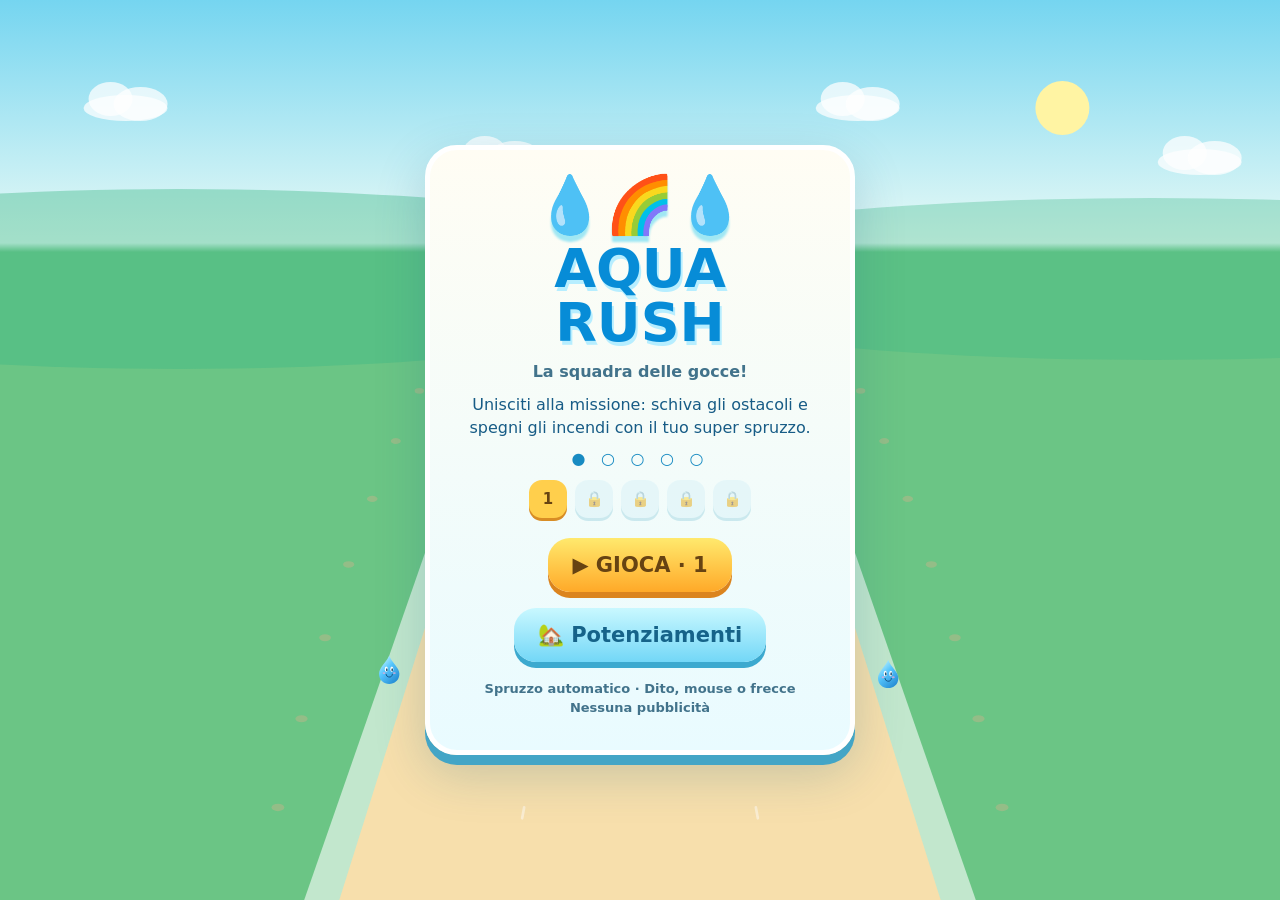
<file: index.html>
<!doctype html>
<html lang="it"><head><meta charset="utf-8"><meta name="viewport" content="width=device-width,initial-scale=1,maximum-scale=1,user-scalable=no,viewport-fit=cover"><meta name="theme-color" content="#79d9f5"><title>AQUA RUSH 💦</title><link rel="stylesheet" href="./style.css?v=2"></head><body>
<canvas id="game" aria-label="Gioco Aqua Rush: guida le goccioline e spegni gli incendi"></canvas>
<div id="hud" class="hud hidden"><div class="hudRow"><span class="pill" id="hudLevel">🌱 1 / 5</span><span class="pill" id="hudCount">💧 5</span><button class="secondary topBtn" id="pauseBtn" aria-label="Pausa">Ⅱ</button></div><div class="missionRow"><span id="missionText">Spegni gli incendi lungo il sentiero</span><span id="hudPower">💦 ×1</span></div><div class="routeTrack"><div id="routeFill"></div></div><div id="boostStatus">Spruzzo automatico · Trascina per mirare</div></div>
<div id="bossHud" class="bossHud hidden"><div class="bossTag">ULTIMO INCENDIO</div><strong id="bossName"></strong><div id="bossMeter" class="bossMeter" role="progressbar" aria-label="Fuoco rimasto" aria-valuemin="0" aria-valuemax="100" aria-valuenow="100"><div id="bossFill"></div></div><span id="bossPercent">Fuoco rimasto: 100%</span></div>
<div id="hint" class="note hidden">👆 Sposta le gocce per mirare e schivare</div>
<div class="overlay" id="main"><div class="panel"><div class="mascot">💧🌈💧</div><h1>AQUA<br>RUSH</h1><p class="sub">La squadra delle gocce!</p><p>Unisciti alla missione: schiva gli ostacoli e spegni gli incendi con il tuo super spruzzo.</p><div class="levelDots" id="progress">● ○ ○ ○ ○</div><div id="levelSelect" class="levelSelect" aria-label="Scegli il livello"></div><button id="play">▶ GIOCA</button><button class="secondary" id="village">🏡 Potenziamenti</button><p class="sub" style="font-size:13px">Spruzzo automatico · Dito, mouse o frecce<br>Nessuna pubblicità</p></div></div>
<div class="overlay hidden" id="result"><div class="panel"><div class="mascot" id="resEmoji">🌻✨</div><h2 id="resTitle">Giardino fiorito!</h2><p id="resText"></p><div class="stats" id="resStars">⭐⭐⭐</div><button id="next">▶ CONTINUA</button><button class="secondary" id="goVillage">🏡 Villaggio</button></div></div>
<div class="overlay hidden" id="villagePage"><div class="panel"><div class="mascot">🏡🌻💦</div><h2>Il villaggio delle gocce</h2><p class="sub">Migliora la squadra per le prossime missioni.</p><p class="stats" id="currency">💧 0 acqua</p><div id="villagePreview"></div><div id="upgrades"></div><button class="secondary" id="back">← INDIETRO</button></div></div>
<div class="overlay hidden" id="bossIntro"><div class="panel finalPanel"><div class="bossTag">FINE DEL PERCORSO</div><div class="mascot">🔥💦</div><h2 id="introTitle">Ultimo incendio!</h2><p>La squadra si ferma qui. Punta l’acqua sulle fiamme e svuota tutta la barra!</p><button id="startBoss">💦 SPEGNIAMOLO!</button></div></div>
<div class="overlay hidden" id="paused"><div class="panel"><div class="mascot">☁️</div><h2>Una piccola pausa!</h2><button id="resume">▶ RIPRENDI</button><button class="secondary" id="home">⌂ MENU</button></div></div>
<script src="./game.js?v=2" defer></script></body></html>
</file>
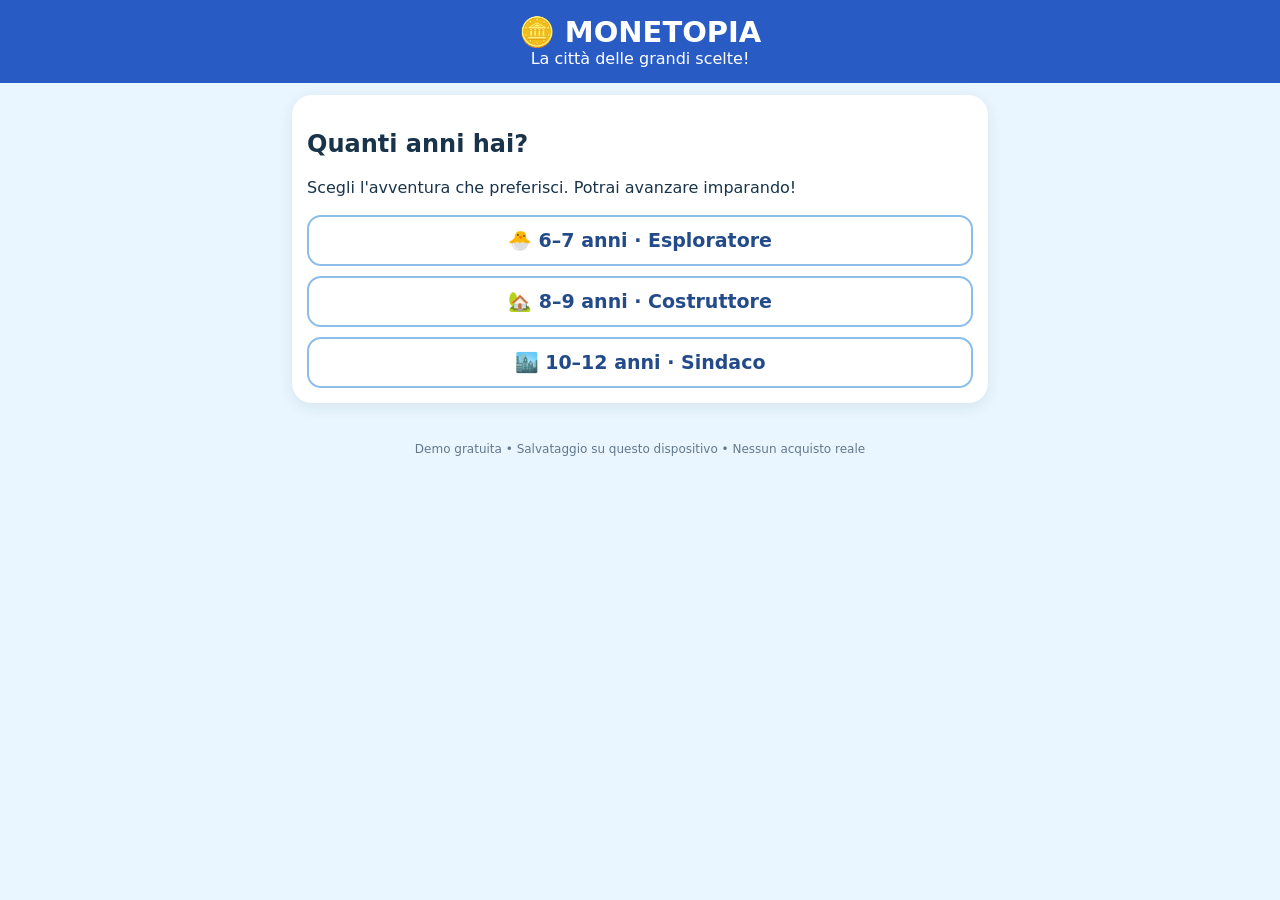
<file: monetopia/index.html>
<!doctype html><html lang="it"><head><meta charset="utf-8"><meta name="viewport" content="width=device-width,initial-scale=1"><title>Monetopia</title><style>
*{box-sizing:border-box}body{margin:0;font:16px system-ui;background:#e9f6ff;color:#19344a}header{background:#295bc4;color:#fff;padding:15px;text-align:center}h1{margin:0;font-size:29px}button,input{font:inherit}button{border:0;border-radius:14px;padding:12px;cursor:pointer;background:#2467d0;color:white;font-weight:750}button:disabled{opacity:.42}.wrap{max-width:720px;margin:auto;padding:12px}.panel{background:white;border-radius:20px;padding:15px;box-shadow:0 4px 15px #19344a16;margin-bottom:12px}.row{display:flex;align-items:center;justify-content:space-between;gap:8px;flex-wrap:wrap}.stats{display:grid;grid-template-columns:repeat(3,1fr);gap:8px}.stat{background:#fff6d8;border-radius:14px;padding:12px;text-align:center;font-weight:800}.stat small{display:block;color:#526476}.map{display:grid;grid-template-columns:repeat(3,1fr);gap:8px;background:#8cce92;padding:12px;border-radius:20px}.tile{aspect-ratio:1;display:flex;flex-direction:column;align-items:center;justify-content:center;border:3px solid #ffffff77;border-radius:16px;background:#d7f2c5;text-align:center;font-size:34px}.tile span{font-size:11px;font-weight:700}.tile.empty{background:#b7dfae}.actions{display:grid;grid-template-columns:repeat(2,1fr);gap:8px}.actions button{background:#fff;color:#163e69;border:2px solid #b8d5ed;text-align:left}.actions button b{display:block}.pill{font-size:12px;background:#d8e9ff;border-radius:20px;padding:5px 10px}.hidden{display:none}.toast{padding:11px;border-radius:14px;background:#fff3c7;margin-top:10px}.quiz button{width:100%;margin-top:7px;background:#e0ecff;color:#143b74;text-align:left}.progress{height:13px;background:#dde6f7;border-radius:20px;overflow:hidden}.progress div{height:100%;background:#42ba84}.age{display:grid;gap:10px;margin-top:18px}.age button{font-size:19px;background:#fff;color:#234b8a;border:2px solid #8dbde9}.good{color:#148154}footer{text-align:center;color:#64788d;padding:15px;font-size:12px}</style></head><body><header><h1>🪙 MONETOPIA</h1><div>La città delle grandi scelte!</div></header><div class="wrap"><section id="setup" class="panel"><h2>Quanti anni hai?</h2><p>Scegli l'avventura che preferisci. Potrai avanzare imparando!</p><div class="age"><button onclick="start(0)">🐣 6–7 anni · Esploratore</button><button onclick="start(1)">🏡 8–9 anni · Costruttore</button><button onclick="start(2)">🏙️ 10–12 anni · Sindaco</button></div></section><main id="game" class="hidden"><div class="stats"><div class="stat">🪙 <span id="coins"></span><small>Monete</small></div><div class="stat">❤️ <span id="happy"></span><small>Felicità</small></div><div class="stat">📅 <span id="day"></span><small>Stagione</small></div></div><section class="panel"><div class="row"><strong id="rank"></strong><span class="pill" id="level"></span></div><p style="margin:8px 0">Esperienza <b id="xp"></b></p><div class="progress"><div id="xpbar"></div></div><p id="next" style="font-size:13px"></p></section><section class="panel"><div class="row"><h2>🌳 La tua città</h2><span class="pill" id="inflation"></span></div><div class="map" id="map"></div><p style="font-size:13px">Costruisci attività per ottenere monete e rendere felici gli abitanti.</p></section><section class="panel"><h2>🏗️ Costruzioni</h2><div class="actions" id="builds"></div><p id="message" class="toast">Benvenuto! Costruisci il tuo primo orto.</p><button style="width:100%;margin-top:8px" onclick="season()">🌞 Nuova stagione →</button></section><section class="panel"><h2>🎓 Accademia delle monete</h2><p id="question"></p><div id="answers" class="quiz"></div><p id="qmsg"></p></section><section class="panel"><h2>🎯 Le tue missioni</h2><p id="missions"></p><button style="background:#f2e2e2;color:#9d3030" onclick="reset()">Ricomincia il gioco</button></section></main></div><footer>Demo gratuita • Salvataggio su questo dispositivo • Nessun acquisto reale</footer><script>
const defs=[{id:'orto',e:'🥕',n:'Orto',c:12,income:5,h:2,req:0},{id:'parco',e:'🌲',n:'Parco',c:18,income:0,h:12,req:0},{id:'forno',e:'🥖',n:'Panificio',c:30,income:11,h:4,req:1},{id:'luna',e:'🎡',n:'Luna park',c:55,income:22,h:10,req:2},{id:'banca',e:'🏦',n:'Cooperativa',c:80,income:17,h:5,req:2}],ranks=['🐣 Piccolo esploratore','🏡 Giovane costruttore','🏙️ Esperto di economia','👑 Sindaco di Monetopia'];let s=JSON.parse(localStorage.getItem('monetopia_v1')||'null'),quiz=0;
const questions=[['Per comprare un pane da 4 monete e una mela da 3, quanto serve?',['7 monete','9 monete','5 monete'],0,'Somma 4 + 3 = 7.'],['Hai 10 monete. Vuoi un gioco da 12. Cosa conviene fare?',['Prendere soldi senza chiedere','Risparmiare altre 2 monete','Comprare due giochi'],1,'Risparmiare aiuta a raggiungere i desideri.'],['Se un pane sale da 2 a 3 monete, con 6 monete ne compri...',['Tre','Due','Quattro'],1,'Quando i prezzi aumentano, le stesse monete comprano meno.'],['Quale scelta riduce il rischio?',['Mettere tutti i soldi in un solo progetto','Dividere le monete tra attività diverse','Spendere tutto subito'],1,'Diversificare può ridurre i rischi.'],['Un negozio costa 20 e dopo una stagione vale 16. Hai...',['Guadagnato 4','Perso 4','Guadagnato 16'],1,'Gli investimenti possono anche perdere valore.']];
function save(){localStorage.setItem('monetopia_v1',JSON.stringify(s))}function start(age){s={age,rank:age,coins:50,happy:30,day:1,xp:0,build:[],done:[],infl:0};save();render()}function reset(){if(confirm('Vuoi cancellare i progressi?')){localStorage.removeItem('monetopia_v1');s=null;render()}}
function exp(n){s.xp+=n;let nr=s.xp>=350?3:s.xp>=180?2:s.xp>=70?1:0;if(nr>s.rank){s.rank=nr;notice('🎉 Promozione! Sei '+ranks[nr]+'! Nuovi edifici sbloccati.')}}function notice(t){document.getElementById('message').textContent=t}
function build(id){let d=defs.find(x=>x.id===id),price=Math.ceil(d.c*(1+s.infl/100));if(d.req>s.rank)return;if(s.build.length>=9)return notice('La città è piena!');if(s.coins<price)return notice('Servono '+(price-s.coins)+' monete in più. Prova a guadagnarle.');s.coins-=price;s.build.push(id);s.happy=Math.min(100,s.happy+d.h);exp(12);save();render();notice('Hai costruito '+d.n+'! +12 XP')}
function season(){let income=s.build.reduce((n,id)=>n+defs.find(d=>d.id===id).income,0);let event=Math.random();if(event<.17){s.infl=Math.min(30,s.infl+3);notice('📈 I prezzi sono aumentati! Questa è inflazione.')}else if(event>.83){s.infl=Math.max(0,s.infl-2);notice('📉 Raccolto abbondante: alcuni prezzi scendono!')}else notice('🌞 Stagione conclusa: le attività producono '+income+' monete.');let risk=s.build.filter(x=>x==='luna').length;if(risk&&Math.random()<.35){let loss=8*risk;income-=loss;notice('🎡 Oggi il luna park ha avuto poche visite: incassi ridotti! Gli investimenti sono incerti.')}s.coins=Math.max(0,s.coins+income);s.day++;s.happy=Math.max(0,Math.min(100,s.happy-1));exp(5);save();render()}
function answer(i){let q=questions[quiz%questions.length];if(s.done.includes(quiz)){quiz++;render();return}if(i===q[2]){s.done.push(quiz);exp(25);save();document.getElementById('qmsg').textContent='✅ Bravo! '+q[3]+' +25 XP';quiz++;setTimeout(()=>render(),1200)}else document.getElementById('qmsg').textContent='💡 Riprova! '+q[3]}
function render(){document.getElementById('setup').classList.toggle('hidden',!!s);document.getElementById('game').classList.toggle('hidden',!s);if(!s)return;
for(let k of ['coins','happy','day'])document.getElementById(k).textContent=s[k];document.getElementById('rank').textContent=ranks[s.rank];document.getElementById('level').textContent='Livello '+(Math.floor(s.xp/35)+1);document.getElementById('xp').textContent=s.xp+' XP';let target=s.rank===0?70:s.rank===1?180:s.rank===2?350:500;document.getElementById('xpbar').style.width=Math.min(100,s.xp/target*100)+'%';document.getElementById('next').textContent=s.rank===3?'Hai raggiunto il titolo di Sindaco!':'Per il prossimo profilo: '+target+' XP';
document.getElementById('inflation').textContent='Inflazione '+s.infl+'%';document.getElementById('map').innerHTML=Array.from({length:9},(_,i)=>{let d=defs.find(x=>x.id===s.build[i]);return '<div class="tile '+(d?'':'empty')+'">'+(d?d.e:'🌱')+'<span>'+(d?d.n:'Spazio libero')+'</span></div>'}).join('');
document.getElementById('builds').innerHTML=defs.filter(d=>d.req<=s.rank).map(d=>'<button onclick="build(\''+d.id+'\')">'+d.e+' <b>'+d.n+'</b>🪙 '+Math.ceil(d.c*(1+s.infl/100))+' · ❤️ +'+d.h+'<small style="display:block">+'+d.income+' monete/stagione</small></button>').join('');
let q=questions[quiz%questions.length];document.getElementById('question').textContent=q[0];document.getElementById('answers').innerHTML=q[1].map((a,i)=>'<button onclick="answer('+i+')">'+a+'</button>').join('');document.getElementById('qmsg').textContent='';
document.getElementById('missions').innerHTML=['Costruisci 3 edifici','Raggiungi 100 monete','Porta la felicità a 70'].map((m,i)=>((i===0?s.build.length>=3:i===1?s.coins>=100:s.happy>=70)?'✅ ':'⬜ ')+m).join('<br>');}
render();
</script></body></html>
</file>
<file: style.css>
*{box-sizing:border-box;touch-action:none}html,body{margin:0;width:100%;height:100%;overflow:hidden;font-family:ui-rounded,'Trebuchet MS',system-ui,sans-serif;background:#96def5;color:#175c86}canvas{display:block;width:100%;height:100%}.overlay{position:absolute;inset:0;display:flex;justify-content:center;align-items:center;pointer-events:none;padding:18px}.panel{pointer-events:auto;max-width:430px;width:100%;background:linear-gradient(#fffdf4,#e9fbff);border:5px solid white;box-shadow:0 14px 0 #53abc8,0 22px 55px #155e8466;border-radius:32px;text-align:center;padding:22px 18px}.hidden{display:none!important}h1{font-size:clamp(38px,10vw,56px);line-height:1;margin:4px;color:#078cd7;text-shadow:2px 4px #b7eeff}h2{font-size:26px;margin:6px 0 12px}.sub{font-weight:750;line-height:1.5;color:#42738b}.mascot{font-size:65px;filter:drop-shadow(0 6px 1px #a0e7f3)}button{cursor:pointer;border:0;border-radius:22px;background:linear-gradient(#ffe96d,#ffa928);font:900 21px system-ui;color:#674312;padding:15px 24px;box-shadow:0 6px 0 #db841e;margin:8px 3px;min-height:54px;touch-action:manipulation}button:active{transform:translateY(4px);box-shadow:0 2px 0 #db841e}.secondary{background:linear-gradient(#c9f8ff,#73d7f7);box-shadow:0 6px 0 #3ca9cf;color:#166389}.small{font-size:15px;padding:10px 14px;min-height:42px}.hud{position:absolute;top:env(safe-area-inset-top,0px);left:0;right:0;padding:12px 12px;display:flex;justify-content:space-between;align-items:flex-start;gap:7px;pointer-events:none}.pill{background:#fffffff0;border:3px solid #fff;box-shadow:0 4px 0 #55add088;border-radius:24px;padding:9px 12px;font-weight:900;font-size:clamp(13px,4vw,19px);white-space:nowrap}.note{position:absolute;bottom:calc(21px + env(safe-area-inset-bottom));left:50%;transform:translateX(-50%);background:#ffffffd9;padding:10px 17px;border-radius:24px;font-size:14px;font-weight:900;white-space:nowrap;pointer-events:none}.upgrade{display:flex;align-items:center;justify-content:space-between;gap:8px;padding:10px;background:#e0f7f4;border-radius:17px;margin:9px 0;text-align:left;font-weight:800}.upgrade button{font-size:15px;padding:10px;min-height:40px}.bad{background:#ffdfd6}.stats{font-size:18px;font-weight:900;color:#098bc7;margin:10px}.topBtn{pointer-events:auto;min-height:40px;padding:6px 12px;font-size:18px;margin:0}.panel p{margin:10px 0}#villagePreview{font-size:34px;padding:8px}.levelDots{font-size:16px;font-weight:900;letter-spacing:3px;color:#188bc2}
/* Mission HUD and responsive controls. */
*{touch-action:auto}canvas{touch-action:none}.overlay{z-index:5;overflow:auto;touch-action:pan-y}.panel{max-height:calc(100dvh - 36px);overflow:auto;box-shadow:0 10px 0 #43a5c6,0 18px 50px #155e8438}.panel p{line-height:1.45}button:focus-visible{outline:4px solid #084d7c;outline-offset:4px}button:disabled{opacity:.45;cursor:default}.hud{display:block;max-width:660px;margin:auto;z-index:3;padding:10px 14px}.hudRow{display:flex;justify-content:space-between;gap:8px;align-items:center}.hud .pill{font-size:clamp(13px,3.5vw,17px);padding:8px 12px}.missionRow{display:flex;justify-content:space-between;align-items:center;gap:6px;font-size:12px;font-weight:900;background:#fffef1ed;border-radius:12px 12px 0 0;padding:9px 10px;margin-top:9px;color:#275969}.missionRow span:first-child{overflow:hidden;text-overflow:ellipsis;white-space:nowrap}#hudPower{white-space:nowrap;color:#087ac1}.routeTrack{height:7px;background:#c9e6d9;border-radius:0 0 9px 9px;overflow:hidden}#routeFill{height:100%;width:0;background:linear-gradient(90deg,#26c997,#038fe4);transition:width .15s linear}#boostStatus{text-align:center;font-weight:900;color:#075477;font-size:11px;padding:6px 4px;text-shadow:0 1px #fff}.note{z-index:3;font-size:clamp(11px,3vw,14px);max-width:96vw;white-space:normal;text-align:center;bottom:calc(12px + env(safe-area-inset-bottom))}.bossHud{pointer-events:none;position:absolute;top:calc(135px + env(safe-area-inset-top));left:50%;transform:translateX(-50%);width:min(86vw,420px);z-index:3;text-align:center;background:#fffdf4f5;border:3px solid #fff;border-radius:19px;padding:10px 14px;box-shadow:0 5px #cb6b3255}.bossTag{font-size:10px;font-weight:1000;letter-spacing:2px;color:#b75125;margin-bottom:4px}.bossHud strong{font-size:clamp(15px,4vw,20px);display:block;color:#6c3d23}.bossMeter{height:18px;background:#e6e9dd;border:2px solid #fff;border-radius:20px;overflow:hidden;margin:8px 0 4px;box-shadow:0 0 0 1px #dcccb6}.bossMeter>div{width:100%;height:100%;background:linear-gradient(90deg,#ffad30,#f75c33);transition:width .15s linear}.bossHud>span{font-size:11px;font-weight:900;color:#785439}.levelSelect{display:flex;justify-content:center;gap:8px;margin:12px 0}.levelSelect button{font-size:15px;min-height:38px;min-width:38px;padding:7px;margin:0;border-radius:13px;background:#d9f2f8;color:#166389;box-shadow:0 3px #a5d7e3}.levelSelect button.selected{background:#ffcf4c;color:#674312;box-shadow:0 3px #d88d25}.levelSelect button:disabled{opacity:.5}.levelDots{letter-spacing:5px}.upgrade{border:2px solid #fff;padding:11px;gap:10px}.upgrade span{font-size:15px}.upgrade small{display:block;color:#40747a;font-size:11px;line-height:1.4;margin-top:4px}.upgrade button{flex-shrink:0;font-size:14px;min-width:76px}.finalPanel .bossTag{margin-bottom:12px}.finalPanel h2{color:#b65128}.finalPanel .mascot{font-size:58px}.mascot{font-size:56px}#villagePreview{font-size:28px;padding:0}.stats{font-size:19px}h1{font-size:clamp(36px,10vw,54px)}
@media(max-height:720px){.panel{padding:14px 15px;border-radius:25px}.panel .mascot{font-size:42px}.panel h1{font-size:40px}.panel h2{font-size:23px}.panel p{font-size:14px;margin:7px 0}.panel button{font-size:17px;padding:12px 16px;min-height:44px}.panel .levelSelect button{min-height:32px;min-width:32px;padding:6px;font-size:13px}.panel .upgrade{padding:8px;margin:7px 0}.panel .upgrade button{font-size:13px;padding:8px}.bossHud{top:calc(124px + env(safe-area-inset-top));padding:7px 12px}.bossMeter{height:15px;margin-top:5px}.hud{padding-top:7px}.missionRow{margin-top:7px;padding:6px 8px}.hud .pill{padding:6px 10px}.note{padding:8px 12px}}
@media(prefers-reduced-motion:reduce){.bossMeter>div,#routeFill{transition:none}}
</file>
